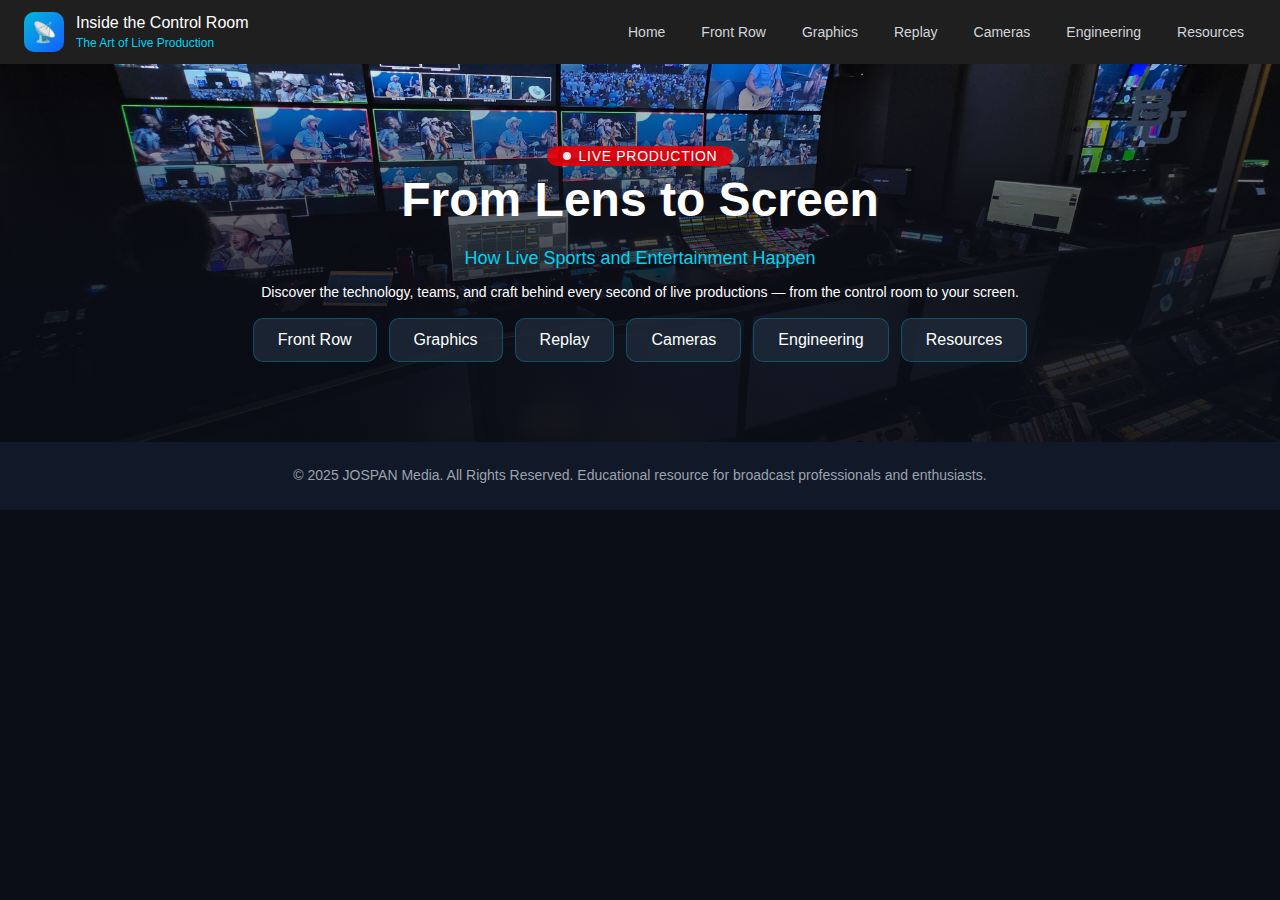
<file: index.html>
<!DOCTYPE html>
<html lang="en">
<head>
    <meta charset="UTF-8">
    <title>Home</title>
    <link rel="stylesheet" href="styles.css">
    <link rel="icon" type="image/x-icon" href="/assets/jospan_media.ico">
</head>
<body>

<!-- Navbar -->
<div class="navbar">
    <div class="brand">
        <div class="brand-icon"><div class="brand-icon-text">📡</div></div>
        <div class="brand-text">
            <div class="title">Inside the Control Room</div>
            <div class="subtitle">The Art of Live Production</div>
        </div>
    </div>
    <div class="nav-links">
        <a href="index.html">Home</a>
        <a href="frontrow.html">Front Row</a>
        <a href="graphics.html">Graphics</a>
        <a href="replay.html">Replay</a>
        <a href="cameras.html">Cameras</a>
        <a href="engineering.html">Engineering</a>
        <a href="resources.html">Resources</a>
    </div>
</div>

<!-- Page Title with Background -->
<div class="page-title" id="home-title">
    <div class="live-badge">
        <div class="live-badge-dot"></div>
        <div class="live-badge-content">
            <div class="live-badge-text">Live Production</div>
        </div>
    </div>
    <h1>From Lens to Screen</h1>
    <p>How Live Sports and Entertainment Happen</p>
    <p>Discover the technology, teams, and craft behind every second of live productions — from the control room to your screen.</p>
    <div class="quick-links">
        <button onclick="location.href='frontrow.html'">Front Row</button>
        <button onclick="location.href='graphics.html'">Graphics</button>
        <button onclick="location.href='replay.html'">Replay</button>
        <button onclick="location.href='cameras.html'">Cameras</button>
        <button onclick="location.href='engineering.html'">Engineering</button>
        <button onclick="location.href='resources.html'">Resources</button>
    </div>
</div>


</div>

<!-- Footer -->
<footer>
    © 2025 JOSPAN Media. All Rights Reserved. Educational resource for broadcast professionals and enthusiasts.
</footer>

</body>
</html>
</file>
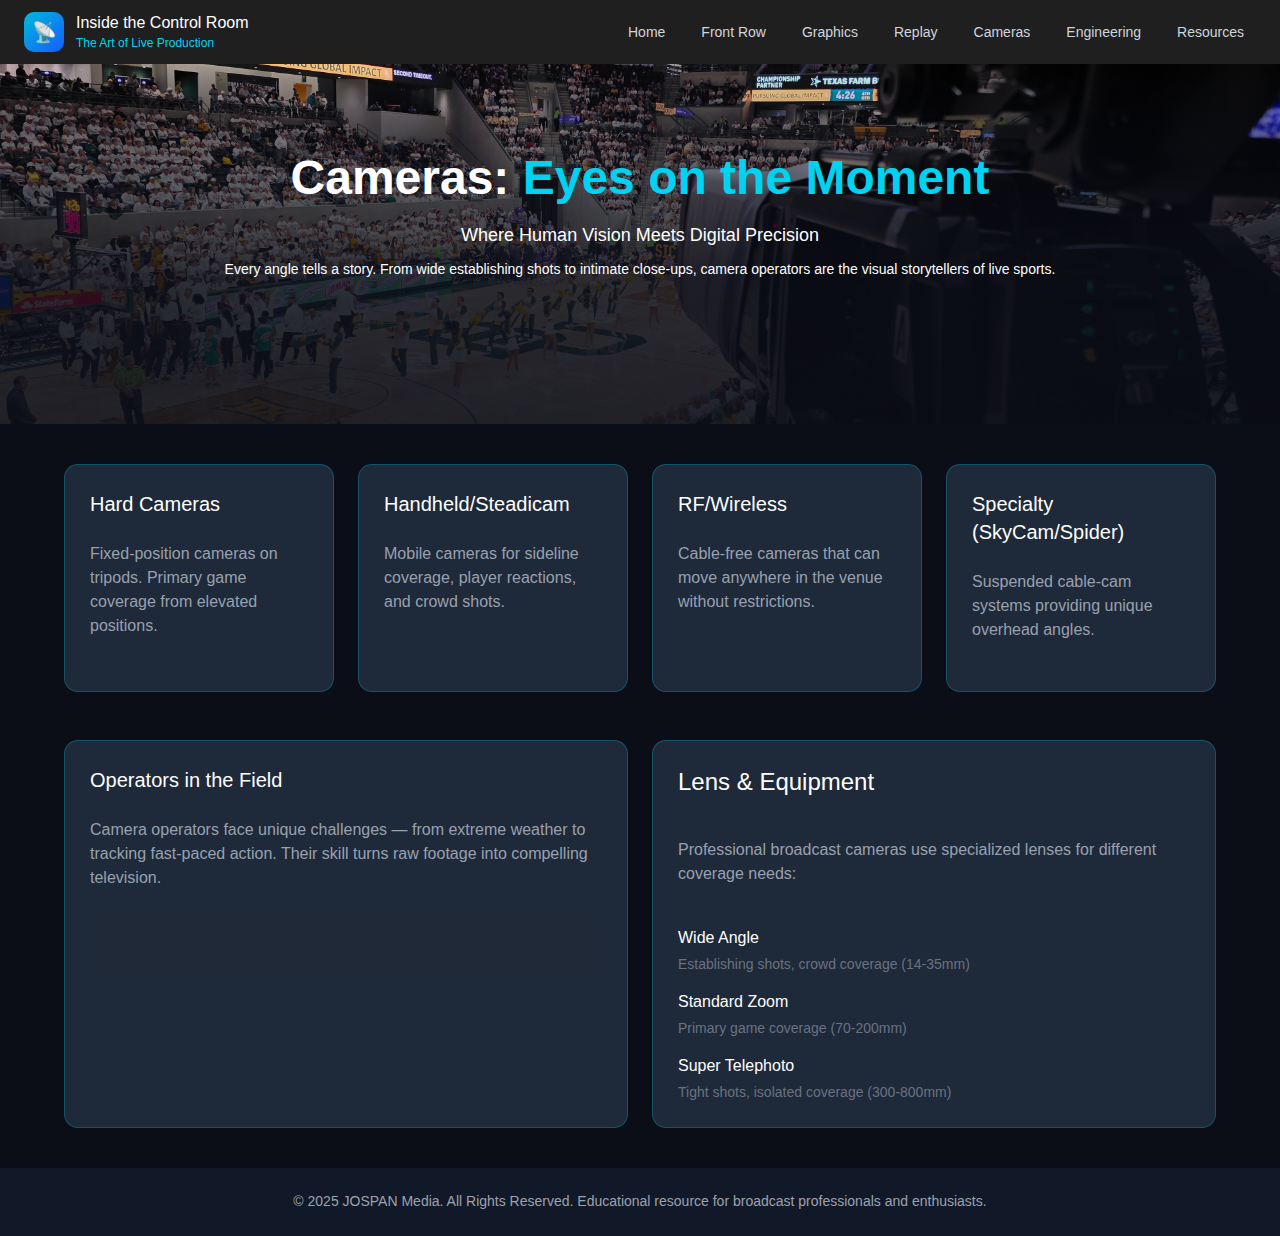
<file: cameras.html>
<!DOCTYPE html>
<html lang="en">
<head>
    <meta charset="UTF-8">
    <title>Cameras</title>
    <link rel="stylesheet" href="styles.css">
    <link rel="icon" type="image/x-icon" href="/assets/jospan_media.ico">
</head>
<body>

<!-- Navbar -->
<div class="navbar">
    <div class="brand">
        <div class="brand-icon"><div class="brand-icon-text">📡</div></div>
        <div class="brand-text">
            <div class="title">Inside the Control Room</div>
            <div class="subtitle">The Art of Live Production</div>
        </div>
    </div>
    <div class="nav-links">
        <a href="index.html">Home</a>
        <a href="frontrow.html">Front Row</a>
        <a href="graphics.html">Graphics</a>
        <a href="replay.html">Replay</a>
        <a href="cameras.html">Cameras</a>
        <a href="engineering.html">Engineering</a>
        <a href="resources.html">Resources</a>
    </div>
</div>

<div class="page-title" id="cameras-title">
    <h1>Cameras: <span class="text-accent">Eyes on the Moment</span></h1>
    <p style="color: white">Where Human Vision Meets Digital Precision</p>
    <p>Every angle tells a story. From wide establishing shots to intimate close-ups, camera operators are the visual storytellers of live sports.</p>
</div>

<!-- Content -->
<div class="content">
    <!-- Camera Types -->
    <div class="feature-cards">
        <div class="feature-card">
            <h3>Hard Cameras</h3>
            <p>Fixed-position cameras on tripods. Primary game coverage from elevated positions.</p>
        </div>

        <div class="feature-card">
            <h3>Handheld/Steadicam</h3>
            <p>Mobile cameras for sideline coverage, player reactions, and crowd shots.</p>
        </div>

        <div class="feature-card">
            <h3>RF/Wireless</h3>
            <p>Cable-free cameras that can move anywhere in the venue without restrictions.</p>
        </div>

        <div class="feature-card">
            <h3>Specialty (SkyCam/Spider)</h3>
            <p>Suspended cable-cam systems providing unique overhead angles.</p>
        </div>
    </div>

    <!-- Operators Section -->
    <div class="feature-cards section-spacing">
        <div class="feature-card" style="flex: 1 1 calc(50% - 12px);">
            <h3>Operators in the Field</h3>
            <p>Camera operators face unique challenges — from extreme weather to tracking fast-paced action. Their skill turns raw footage into compelling television.</p>
            <div class="card" style="margin-top: 24px;">
                <div style="display: flex; gap: 12px; align-items: flex-start; margin-bottom: 12px;">
                </div>
            </div>
        </div>

        <div class="feature-card" style="flex: 1 1 calc(50% - 12px);">
            <h3 style="font-size: 24px; line-height: 32px; margin-bottom: 40px;">Lens & Equipment</h3>
            <p style="margin-bottom: 40px;">Professional broadcast cameras use specialized lenses for different coverage needs:</p>
            
            <div style="display: flex; flex-direction: column; gap: 16px;">
                <div style="display: flex; gap: 12px; align-items: flex-start;">

                    <div>
                        <div style="color: white; font-size: 16px; line-height: 24px; margin-bottom: 4px;">Wide Angle</div>
                        <div style="color: #6A7282; font-size: 14px; line-height: 20px;">Establishing shots, crowd coverage (14-35mm)</div>
                    </div>
                </div>

                <div style="display: flex; gap: 12px; align-items: flex-start;">

                    <div>
                        <div style="color: white; font-size: 16px; line-height: 24px; margin-bottom: 4px;">Standard Zoom</div>
                        <div style="color: #6A7282; font-size: 14px; line-height: 20px;">Primary game coverage (70-200mm)</div>
                    </div>
                </div>

                <div style="display: flex; gap: 12px; align-items: flex-start;">
                    <div>
                        <div style="color: white; font-size: 16px; line-height: 24px; margin-bottom: 4px;">Super Telephoto</div>
                        <div style="color: #6A7282; font-size: 14px; line-height: 20px;">Tight shots, isolated coverage (300-800mm)</div>
                    </div>
                </div>
            </div>
        </div>
    </div>
</div>

<footer>
    © 2025 JOSPAN Media. All Rights Reserved. Educational resource for broadcast professionals and enthusiasts.
</footer>

</body>
</html>
</file>
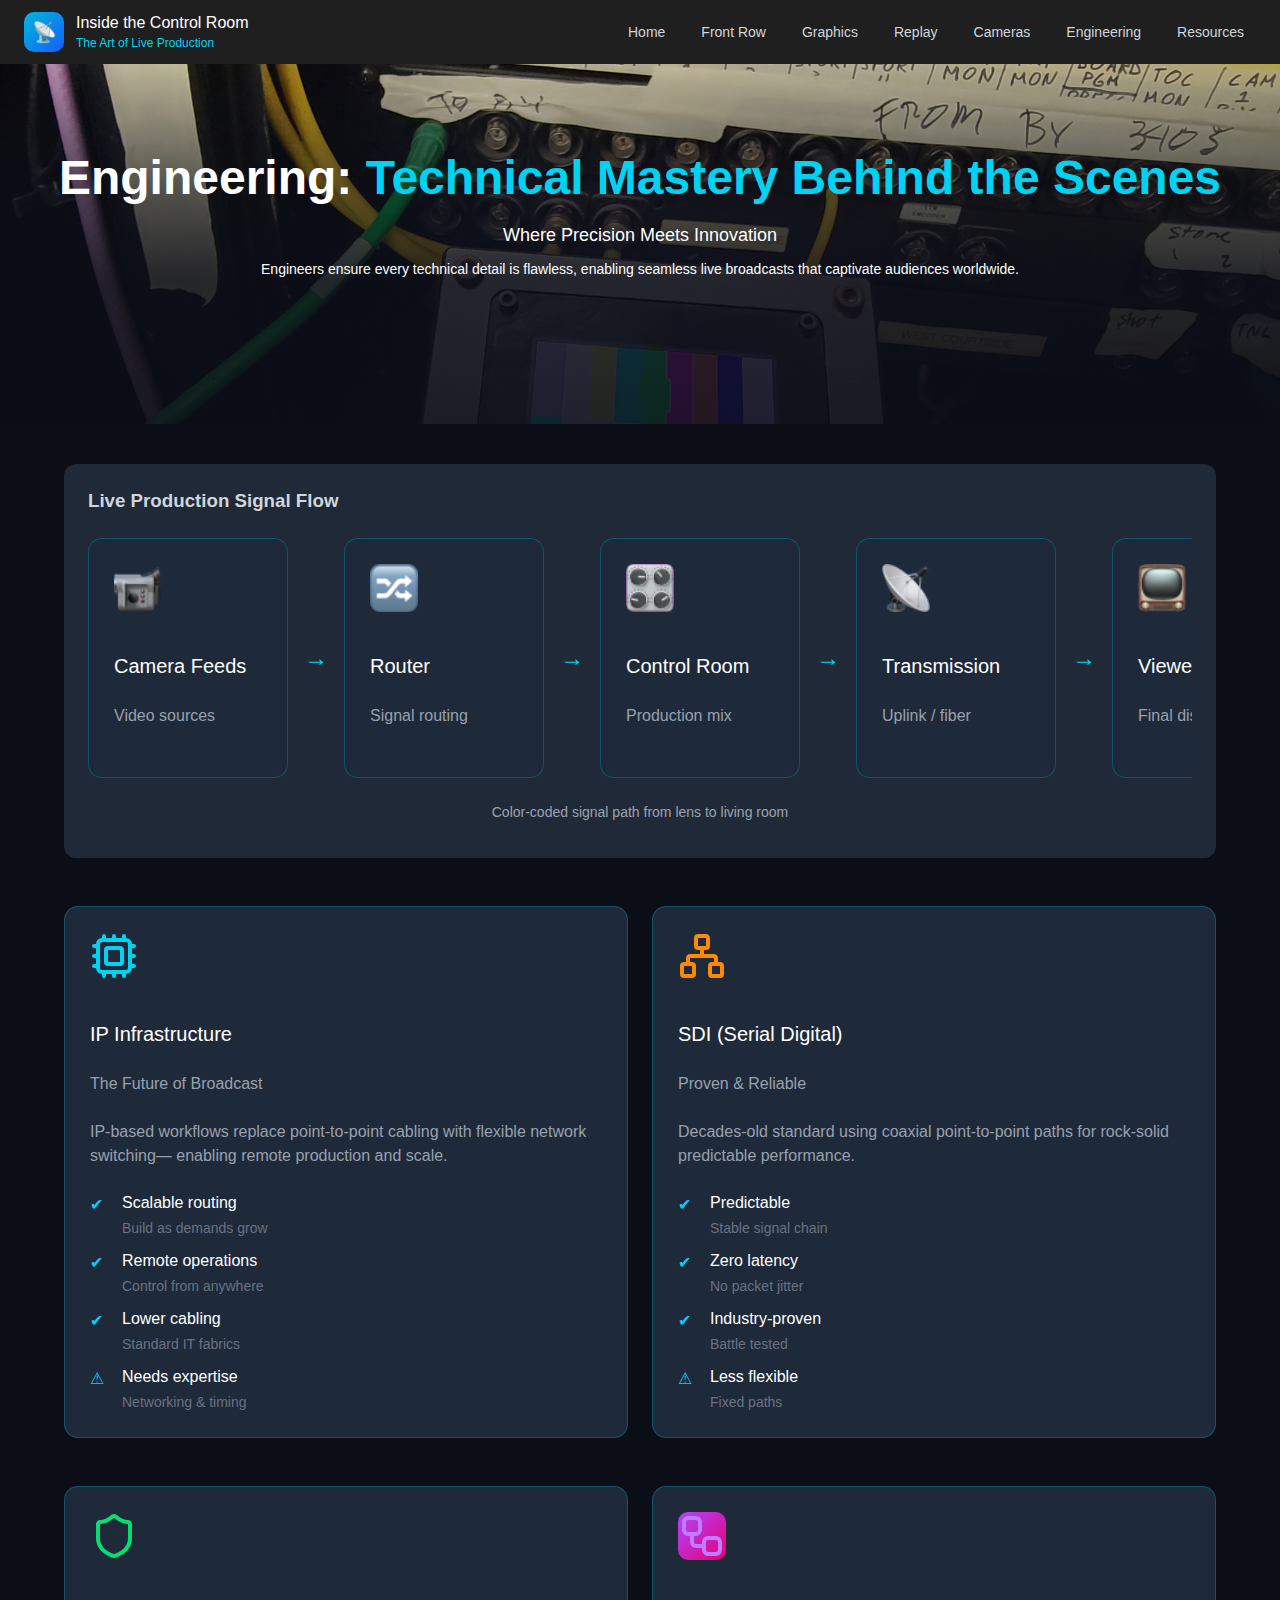
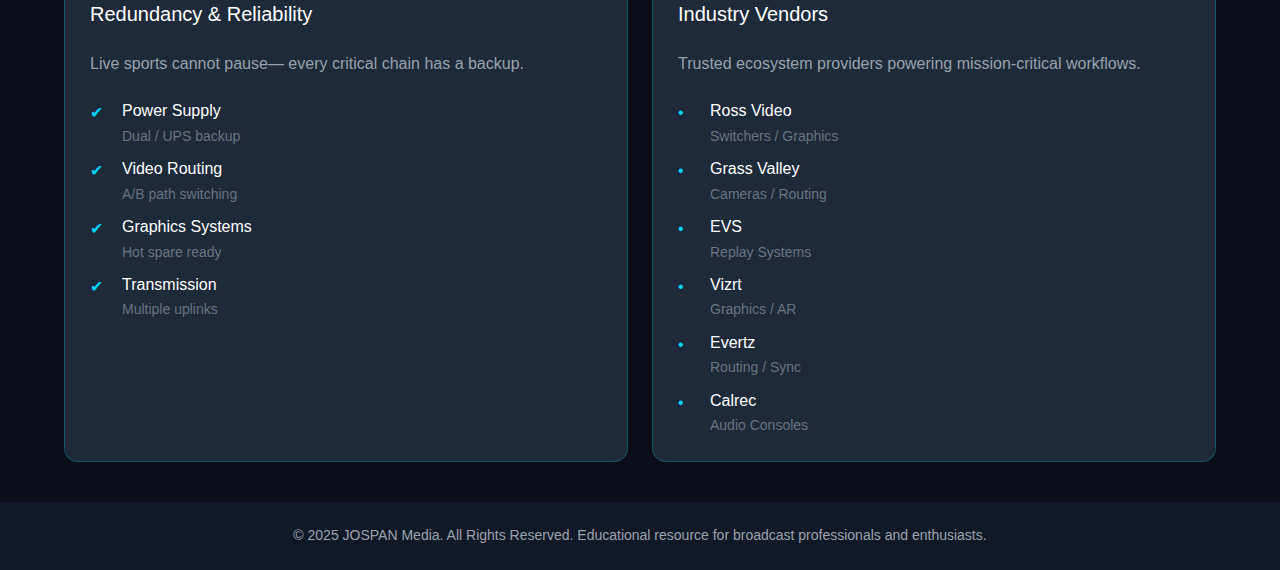
<file: engineering.html>
<!DOCTYPE html>
<html lang="en">
<head>
    <meta charset="UTF-8">
    <title>Engineering</title>
    <link rel="stylesheet" href="styles.css">
    <link rel="icon" type="image/x-icon" href="/assets/jospan_media.ico">
</head>
<body>

<div class="navbar">
    <div class="brand">
        <div class="brand-icon"><div class="brand-icon-text">📡</div></div>
        <div class="brand-text">
            <div class="title">Inside the Control Room</div>
            <div class="subtitle">The Art of Live Production</div>
        </div>
    </div>
    <div class="nav-links">
        <a href="index.html">Home</a>
        <a href="frontrow.html">Front Row</a>
        <a href="graphics.html">Graphics</a>
        <a href="replay.html">Replay</a>
        <a href="cameras.html">Cameras</a>
        <a href="engineering.html">Engineering</a>
        <a href="resources.html">Resources</a>
    </div>
</div>

<div class="page-title" id="engineering-title">
    <h1>Engineering: <span class="text-accent">Technical Mastery Behind the Scenes</span></h1>
    <p style="color: white">Where Precision Meets Innovation</p>
    <p>Engineers ensure every technical detail is flawless, enabling seamless live broadcasts that captivate audiences worldwide.</p>
</div>

<div class="content">

    <div class="card">
        <h3>Live Production Signal Flow</h3>
        <div class="signal-flow">
            <div class="signal-row">
                <div class="feature-card">
                    <div class="feature-card-icon blue">
                        <img src="assets/camera-feeds-icon.png" alt="Camera Feeds Icon" width="48" height="48">
                    </div>
                    <h3>Camera Feeds</h3>
                    <p>Video sources</p>
                </div>
                <div class="signal-arrow">→</div>
                <div class="feature-card">
                    <div class="feature-card-icon orange">
                        <img src="assets/router-icon.png" alt="Router Icon" width="48" height="48">
                    </div>
                    <h3>Router</h3>
                    <p>Signal routing</p>
                </div>
                <div class="signal-arrow">→</div>
                <div class="feature-card">
                    <div class="feature-card-icon purple">
                        <img src="assets/control-room-icon.png" alt="Control Room Icon" width="48" height="48">
                    </div>
                    <h3>Control Room</h3>
                    <p>Production mix</p>
                </div>
                <div class="signal-arrow">→</div>
                <div class="feature-card">
                    <div class="feature-card-icon green">
                        <img src="assets/transmission-icon.png" alt="Transmission Icon" width="48" height="48">
                    </div>
                    <h3>Transmission</h3>
                    <p>Uplink / fiber</p>
                </div>
                <div class="signal-arrow">→</div>
                <div class="feature-card">
                    <div class="feature-card-icon blue">
                        <img src="assets/viewer-icon.png" alt="Viewer Icon" width="48" height="48">
                    </div>
                    <h3>Viewer</h3>
                    <p>Final display</p>
                </div>
            </div>
        </div>
        <p class="subtitle-small" style="margin-top:24px; text-align:center;">Color-coded signal path from lens to living room</p>
    </div>

    <div class="feature-cards section-spacing">
        <div class="feature-card">
            <div class="feature-card-icon blue">
                <img src="assets/ip-infrastructure-icon.svg" alt="IP Infrastructure Icon" width="48" height="48">
            </div>
            <h3>IP Infrastructure</h3>
            <p>The Future of Broadcast</p>
            <p>IP-based workflows replace point-to-point cabling with flexible network switching— enabling remote production and scale.</p>
            <div class="feature-list">
                <div class="feature-list-item">
                    <div class="feature-list-checkmark">✔</div>
                    <div>
                        <div class="feature-list-title">Scalable routing</div>
                        <div class="feature-list-desc">Build as demands grow</div>
                    </div>
                </div>
                <div class="feature-list-item">
                    <div class="feature-list-checkmark">✔</div>
                    <div>
                        <div class="feature-list-title">Remote operations</div>
                        <div class="feature-list-desc">Control from anywhere</div>
                    </div>
                </div>
                <div class="feature-list-item">
                    <div class="feature-list-checkmark">✔</div>
                    <div>
                        <div class="feature-list-title">Lower cabling</div>
                        <div class="feature-list-desc">Standard IT fabrics</div>
                    </div>
                </div>
                <div class="feature-list-item">
                    <div class="feature-list-checkmark">⚠</div>
                    <div>
                        <div class="feature-list-title">Needs expertise</div>
                        <div class="feature-list-desc">Networking & timing</div>
                    </div>
                </div>
            </div>
        </div>

        <div class="feature-card">
            <div class="feature-card-icon orange">
                <img src="assets/sdi-icon.svg" alt="SDI Icon" width="48" height="48">
            </div>
            <h3>SDI (Serial Digital)</h3>
            <p>Proven & Reliable</p>
            <p>Decades-old standard using coaxial point-to-point paths for rock-solid predictable performance.</p>
            <div class="feature-list">
                <div class="feature-list-item">
                    <div class="feature-list-checkmark">✔</div>
                    <div>
                        <div class="feature-list-title">Predictable</div>
                        <div class="feature-list-desc">Stable signal chain</div>
                    </div>
                </div>
                <div class="feature-list-item">
                    <div class="feature-list-checkmark">✔</div>
                    <div>
                        <div class="feature-list-title">Zero latency</div>
                        <div class="feature-list-desc">No packet jitter</div>
                    </div>
                </div>
                <div class="feature-list-item">
                    <div class="feature-list-checkmark">✔</div>
                    <div>
                        <div class="feature-list-title">Industry-proven</div>
                        <div class="feature-list-desc">Battle tested</div>
                    </div>
                </div>
                <div class="feature-list-item">
                    <div class="feature-list-checkmark">⚠</div>
                    <div>
                        <div class="feature-list-title">Less flexible</div>
                        <div class="feature-list-desc">Fixed paths</div>
                    </div>
                </div>
            </div>
        </div>
    </div>

    <div class="feature-cards section-spacing">
        <div class="feature-card">
            <div class="feature-card-icon green">
                <img src="assets/redundancy-icon.svg" alt="Redundancy and Reliability Icon" width="48" height="48">
            </div>
            <h3>Redundancy & Reliability</h3>
            <p>Live sports cannot pause— every critical chain has a backup.</p>
            <div class="feature-list">
                <div class="feature-list-item">
                    <div class="feature-list-checkmark">✔</div>
                    <div>
                        <div class="feature-list-title">Power Supply</div>
                        <div class="feature-list-desc">Dual / UPS backup</div>
                    </div>
                </div>
                <div class="feature-list-item">
                    <div class="feature-list-checkmark">✔</div>
                    <div>
                        <div class="feature-list-title">Video Routing</div>
                        <div class="feature-list-desc">A/B path switching</div>
                    </div>
                </div>
                <div class="feature-list-item">
                    <div class="feature-list-checkmark">✔</div>
                    <div>
                        <div class="feature-list-title">Graphics Systems</div>
                        <div class="feature-list-desc">Hot spare ready</div>
                    </div>
                </div>
                <div class="feature-list-item">
                    <div class="feature-list-checkmark">✔</div>
                    <div>
                        <div class="feature-list-title">Transmission</div>
                        <div class="feature-list-desc">Multiple uplinks</div>
                    </div>
                </div>
            </div>
        </div>
        <div class="feature-card">
            <div class="feature-card-icon purple">
                <img src="assets/vendors-icon.svg" alt="Industry Vendors Icon" width="48" height="48">
            </div>
            <h3>Industry Vendors</h3>
            <p>Trusted ecosystem providers powering mission-critical workflows.</p>
            <div class="feature-list">
                <div class="feature-list-item"><div class="feature-list-checkmark">•</div><div><div class="feature-list-title">Ross Video</div><div class="feature-list-desc">Switchers / Graphics</div></div></div>
                <div class="feature-list-item"><div class="feature-list-checkmark">•</div><div><div class="feature-list-title">Grass Valley</div><div class="feature-list-desc">Cameras / Routing</div></div></div>
                <div class="feature-list-item"><div class="feature-list-checkmark">•</div><div><div class="feature-list-title">EVS</div><div class="feature-list-desc">Replay Systems</div></div></div>
                <div class="feature-list-item"><div class="feature-list-checkmark">•</div><div><div class="feature-list-title">Vizrt</div><div class="feature-list-desc">Graphics / AR</div></div></div>
                <div class="feature-list-item"><div class="feature-list-checkmark">•</div><div><div class="feature-list-title">Evertz</div><div class="feature-list-desc">Routing / Sync</div></div></div>
                <div class="feature-list-item"><div class="feature-list-checkmark">•</div><div><div class="feature-list-title">Calrec</div><div class="feature-list-desc">Audio Consoles</div></div></div>
            </div>
        </div>
    </div>
</div>

<footer>
    © 2025 JOSPAN Media. All Rights Reserved. Educational resource for broadcast professionals and enthusiasts.
</footer>

</body>
</html>
</file>
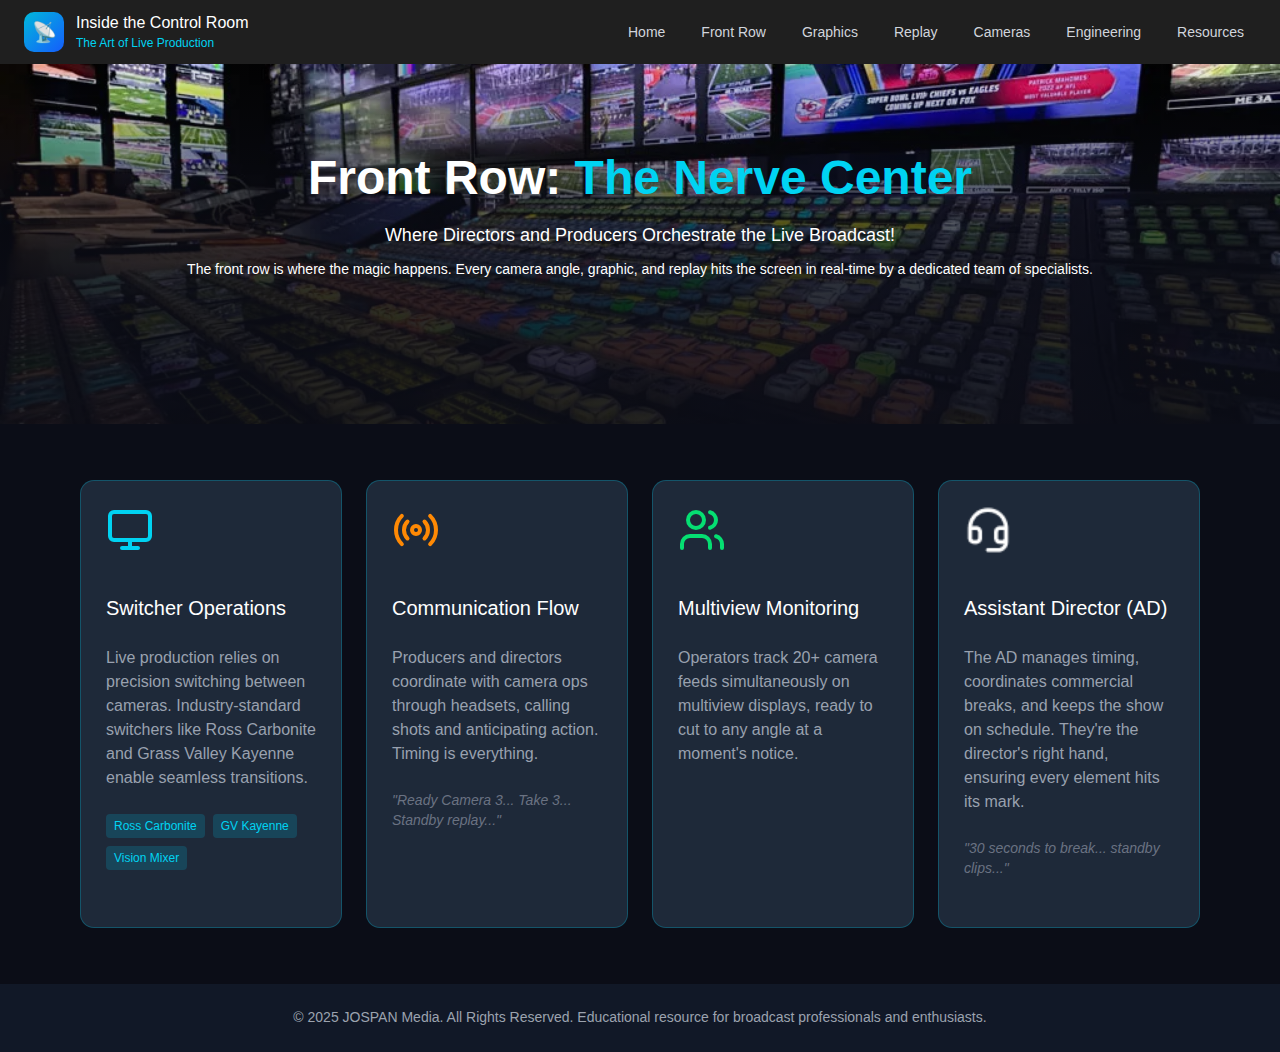
<file: frontrow.html>
<!DOCTYPE html>
<html lang="en">
<head>
    <meta charset="UTF-8">
    <title>Front Row</title>
    <link rel="stylesheet" href="styles.css">
    <link rel="icon" type="image/x-icon" href="/assets/jospan_media.ico">
</head>
<body>

<div class="navbar">
    <div class="brand">
        <div class="brand-icon"><div class="brand-icon-text">📡</div></div>
        <div class="brand-text">
            <div class="title">Inside the Control Room</div>
            <div class="subtitle">The Art of Live Production</div>
        </div>
    </div>
    <div class="nav-links">
        <a href="index.html">Home</a>
        <a href="frontrow.html">Front Row</a>
        <a href="graphics.html">Graphics</a>
        <a href="replay.html">Replay</a>
        <a href="cameras.html">Cameras</a>
        <a href="engineering.html">Engineering</a>
        <a href="resources.html">Resources</a>
    </div>
</div>

<div class="page-title" id="frontrow-title">
    <h1>Front Row: <span style="color: #00D3F2;">The Nerve Center</span></h1>
    <p style="color: white">Where Directors and Producers Orchestrate the Live Broadcast!</p>
    <p>The front row is where the magic happens. Every camera angle, graphic, and replay hits the screen in real-time by a dedicated team of specialists.</p>
</div>

<div class="content">
    <div class="section-header">
        <div class="feature-cards">

            <div class="feature-card">
                <div class="feature-card-icon blue">
                    <img src="assets/switcher-icon.svg" alt="Switcher Operations Icon" width="48" height="48">
                </div>
                <h3>Switcher Operations</h3>
                <p>Live production relies on precision switching between cameras. Industry-standard switchers like Ross Carbonite and Grass Valley Kayenne enable seamless transitions.</p>
                <div class="feature-tags">
                    <span class="feature-tag">Ross Carbonite</span>
                    <span class="feature-tag">GV Kayenne</span>
                    <span class="feature-tag">Vision Mixer</span>
                </div>
            </div>

            <div class="feature-card">
                <div class="feature-card-icon orange">
                    <img src="assets/communication-icon.svg" alt="Communication Flow Icon" width="48" height="48">
                </div>
                <h3>Communication Flow</h3>
                <p>Producers and directors coordinate with camera ops through headsets, calling shots and anticipating action. Timing is everything.</p>
                <p class="quote">"Ready Camera 3... Take 3... Standby replay..."</p>
            </div>

            <div class="feature-card">
                <div class="feature-card-icon green">
                    <img src="assets/multiview-icon.svg" alt="Multiview Monitoring Icon" width="48" height="48">
                </div>
                <h3>Multiview Monitoring</h3>
                <p>Operators track 20+ camera feeds simultaneously on multiview displays, ready to cut to any angle at a moment's notice.</p>
            </div>

            <div class="feature-card">
                <div class="feature-card-icon blue">
                    <img src="assets/ad-icon.png" alt="Assistant Director Icon" width="48" height="48">
                </div>
                <h3>Assistant Director (AD)</h3>
                <p>The AD manages timing, coordinates commercial breaks, and keeps the show on schedule. They're the director's right hand, ensuring every element hits its mark.</p>
                <p class="quote">"30 seconds to break... standby clips..."</p>
            </div>
        </div>
    </div>
</div>

<footer>
    © 2025 JOSPAN Media. All Rights Reserved. Educational resource for broadcast professionals and enthusiasts.
</footer>

</body>
</html>
</file>
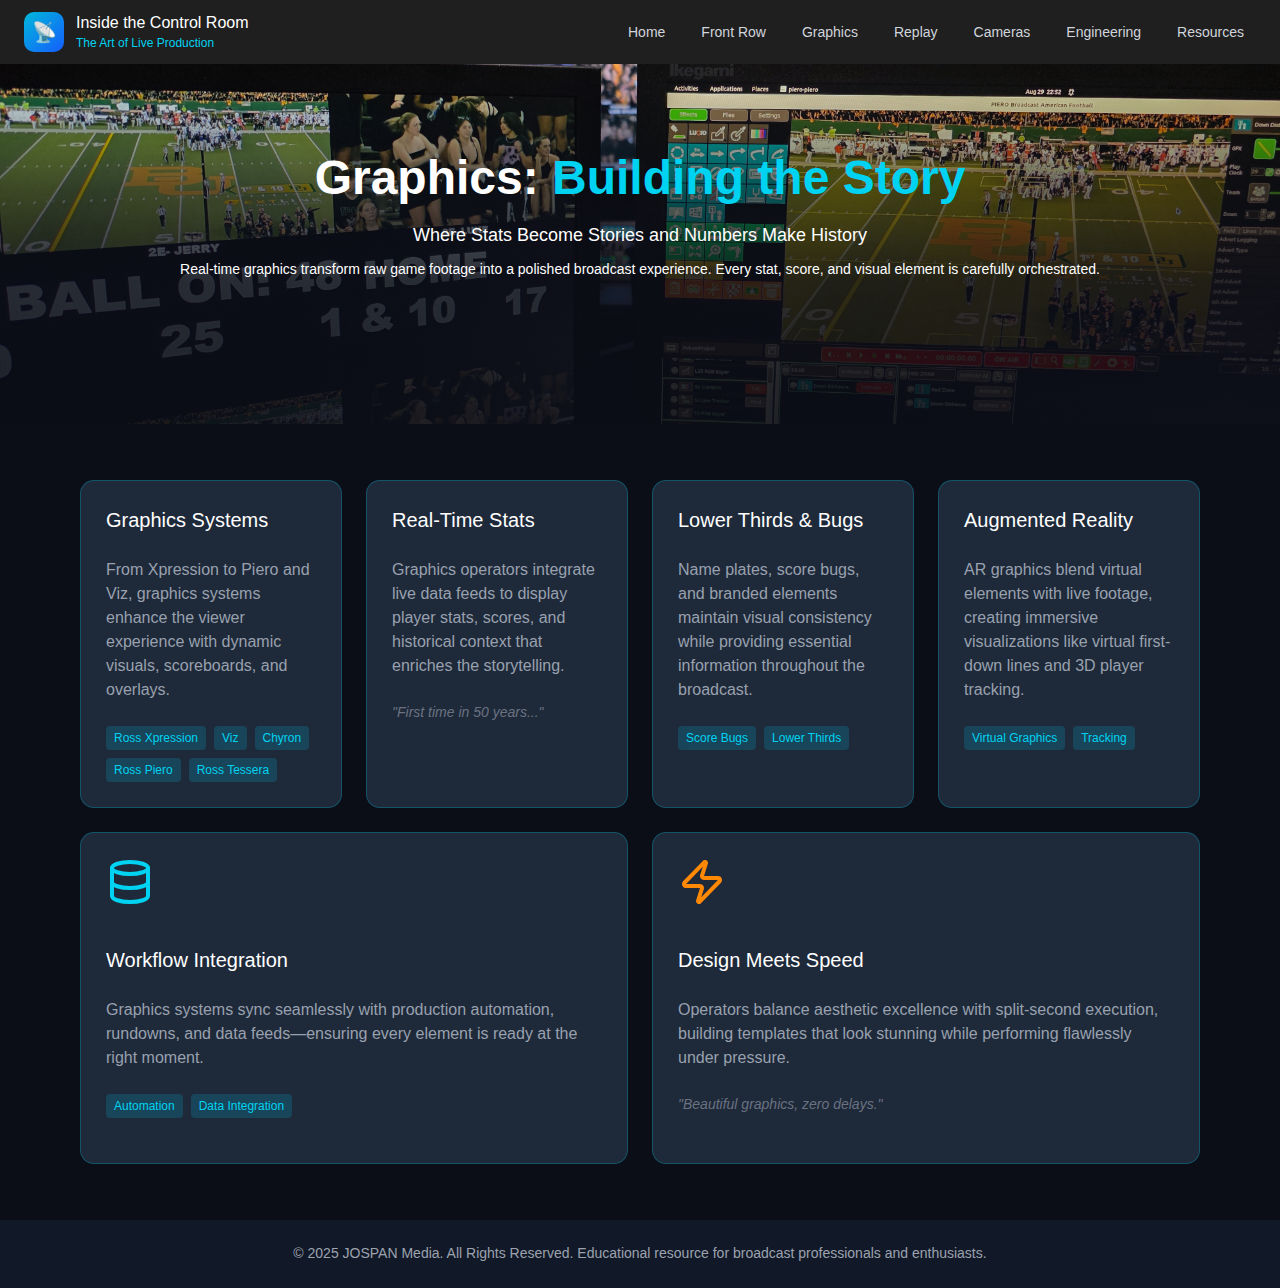
<file: graphics.html>
<!DOCTYPE html>
<html lang="en">
<head>
    <meta charset="UTF-8">
    <title>Graphics</title>
    <link rel="stylesheet" href="styles.css">
    <link rel="icon" type="image/x-icon" href="/assets/jospan_media.ico">
</head>
<body>

<!-- Navbar -->
<div class="navbar">
    <div class="brand">
        <div class="brand-icon"><div class="brand-icon-text">📡</div></div>
        <div class="brand-text">
            <div class="title">Inside the Control Room</div>
            <div class="subtitle">The Art of Live Production</div>
        </div>
    </div>
    <div class="nav-links">
        <a href="index.html">Home</a>
        <a href="frontrow.html">Front Row</a>
        <a href="graphics.html">Graphics</a>
        <a href="replay.html">Replay</a>
        <a href="cameras.html">Cameras</a>
        <a href="engineering.html">Engineering</a>
        <a href="resources.html">Resources</a>
    </div>
</div>


<div class="page-title" id="graphics-title">
    <h1>Graphics: <span style="color: #00D3F2;">Building the Story</span></h1>
    <p style="color: white">Where Stats Become Stories and Numbers Make History</p>
    <p>Real-time graphics transform raw game footage into a polished broadcast experience. Every stat, score, and visual element is carefully orchestrated.</p>
</div>

<!-- Content -->
<div class="content">
    <div class="section-header">
        <div class="feature-cards">
            <!-- Graphics Systems -->
            <div class="feature-card">
                <h3>Graphics Systems</h3>
                <p>From Xpression to Piero and Viz, graphics systems enhance the viewer experience with dynamic visuals, scoreboards, and overlays.</p>
                <div class="feature-tags">
                    <span class="feature-tag">Ross Xpression</span>
                    <span class="feature-tag">Viz</span>
                    <span class="feature-tag">Chyron</span>
                    <span class="feature-tag">Ross Piero</span>
                    <span class="feature-tag">Ross Tessera</span>
                </div>
            </div>

            <!-- Real-Time Stats -->
            <div class="feature-card">
                <h3>Real-Time Stats</h3>
                <p>Graphics operators integrate live data feeds to display player stats, scores, and historical context that enriches the storytelling.</p>
                <p class="quote">"First time in 50 years..."</p>
            </div>

            <!-- Lower Thirds -->
            <div class="feature-card">
                <h3>Lower Thirds & Bugs</h3>
                <p>Name plates, score bugs, and branded elements maintain visual consistency while providing essential information throughout the broadcast.</p>
                <div class="feature-tags">
                    <span class="feature-tag">Score Bugs</span>
                    <span class="feature-tag">Lower Thirds</span>
                </div>
            </div>

            <!-- Augmented Reality -->
            <div class="feature-card">
                <h3>Augmented Reality</h3>
                <p>AR graphics blend virtual elements with live footage, creating immersive visualizations like virtual first-down lines and 3D player tracking.</p>
                <div class="feature-tags">
                    <span class="feature-tag">Virtual Graphics</span>
                    <span class="feature-tag">Tracking</span>
                </div>
            </div>

            <!-- Workflow Integration -->
            <div class="feature-card">
                <div class="feature-card-icon green">
                    <img src="assets/workflow-icon.svg" alt="Workflow Integration Icon" width="48" height="48">
                </div>
                <h3>Workflow Integration</h3>
                <p>Graphics systems sync seamlessly with production automation, rundowns, and data feeds—ensuring every element is ready at the right moment.</p>
                <div class="feature-tags">
                    <span class="feature-tag">Automation</span>
                    <span class="feature-tag">Data Integration</span>
                </div>
            </div>

            <!-- Design Meets Speed -->
            <div class="feature-card">
                <div class="feature-card-icon orange">
                    <img src="assets/design-speed-icon.svg" alt="Design Speed Icon" width="48" height="48">
                </div>
                <h3>Design Meets Speed</h3>
                <p>Operators balance aesthetic excellence with split-second execution, building templates that look stunning while performing flawlessly under pressure.</p>
                <p class="quote">"Beautiful graphics, zero delays."</p>
            </div>
        </div>
    </div>
</div>

<footer>
    © 2025 JOSPAN Media. All Rights Reserved. Educational resource for broadcast professionals and enthusiasts.
</footer>

</body>
</html>
</file>
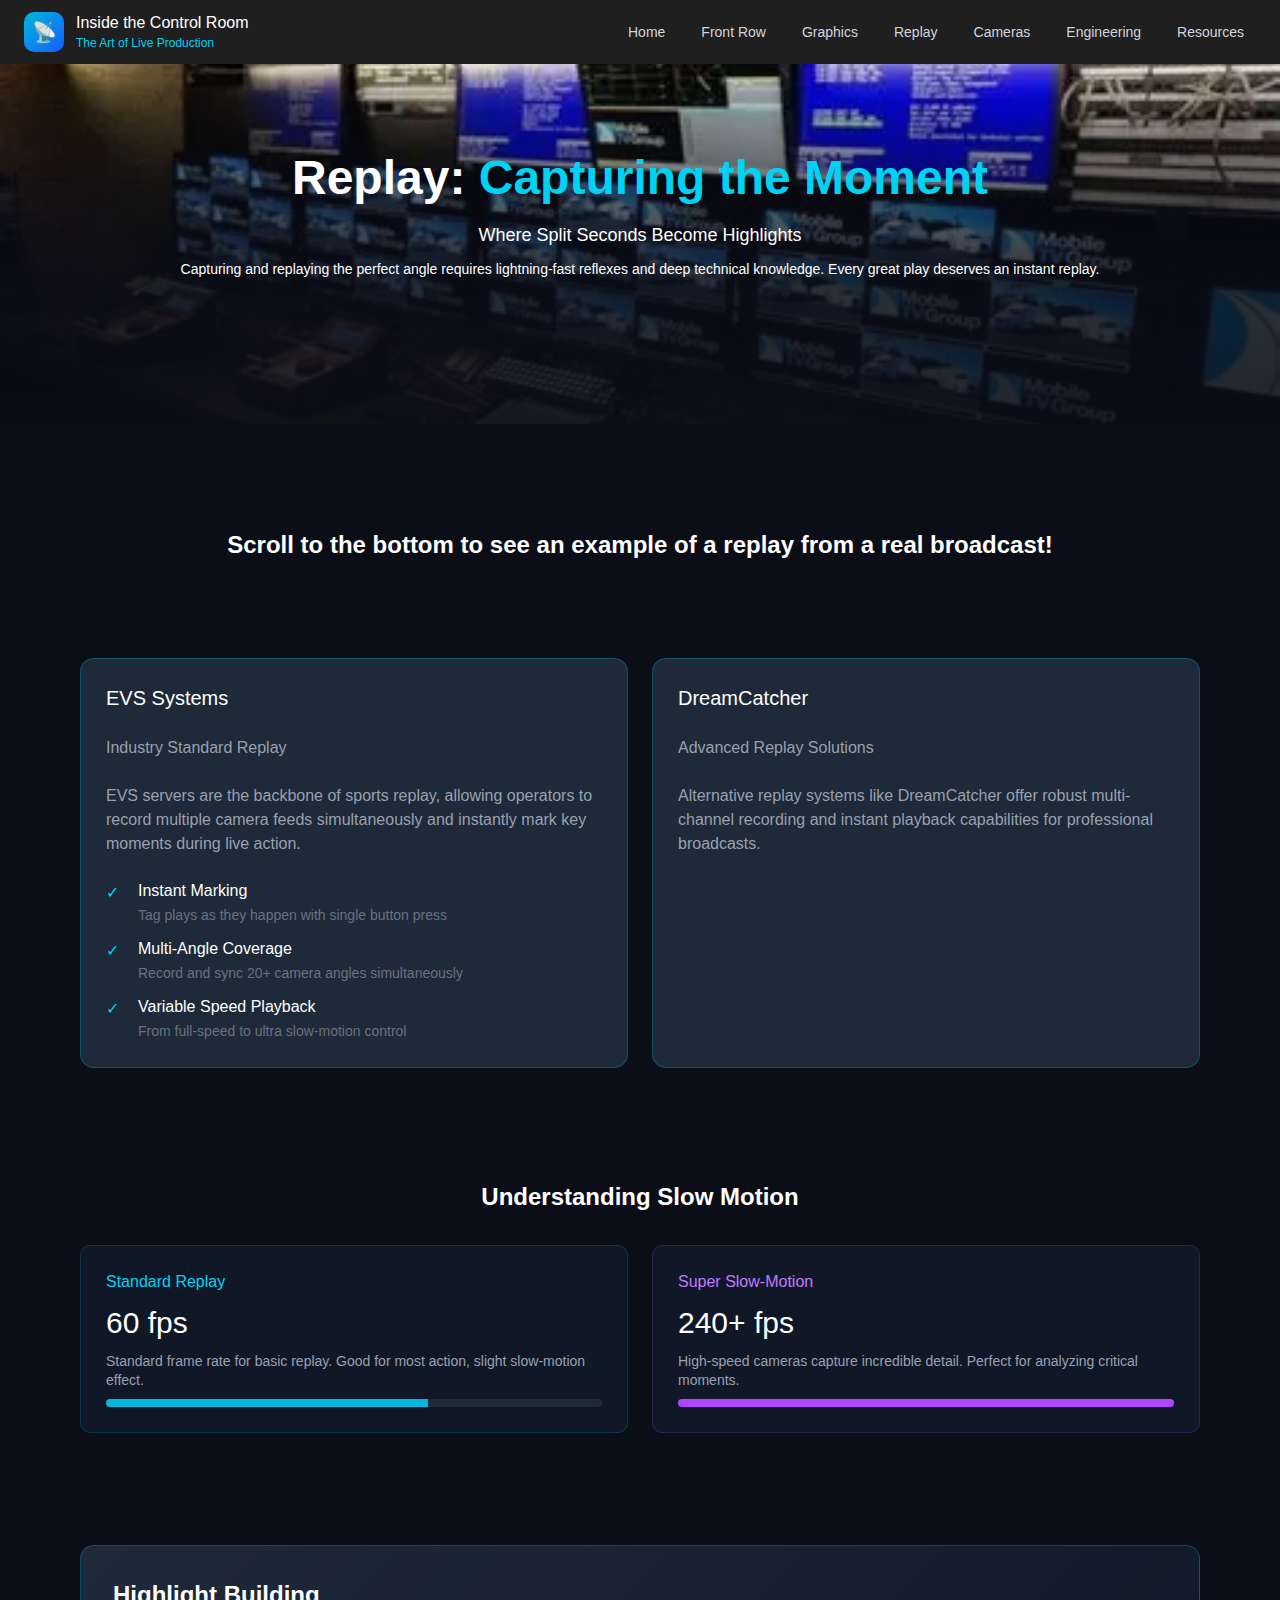
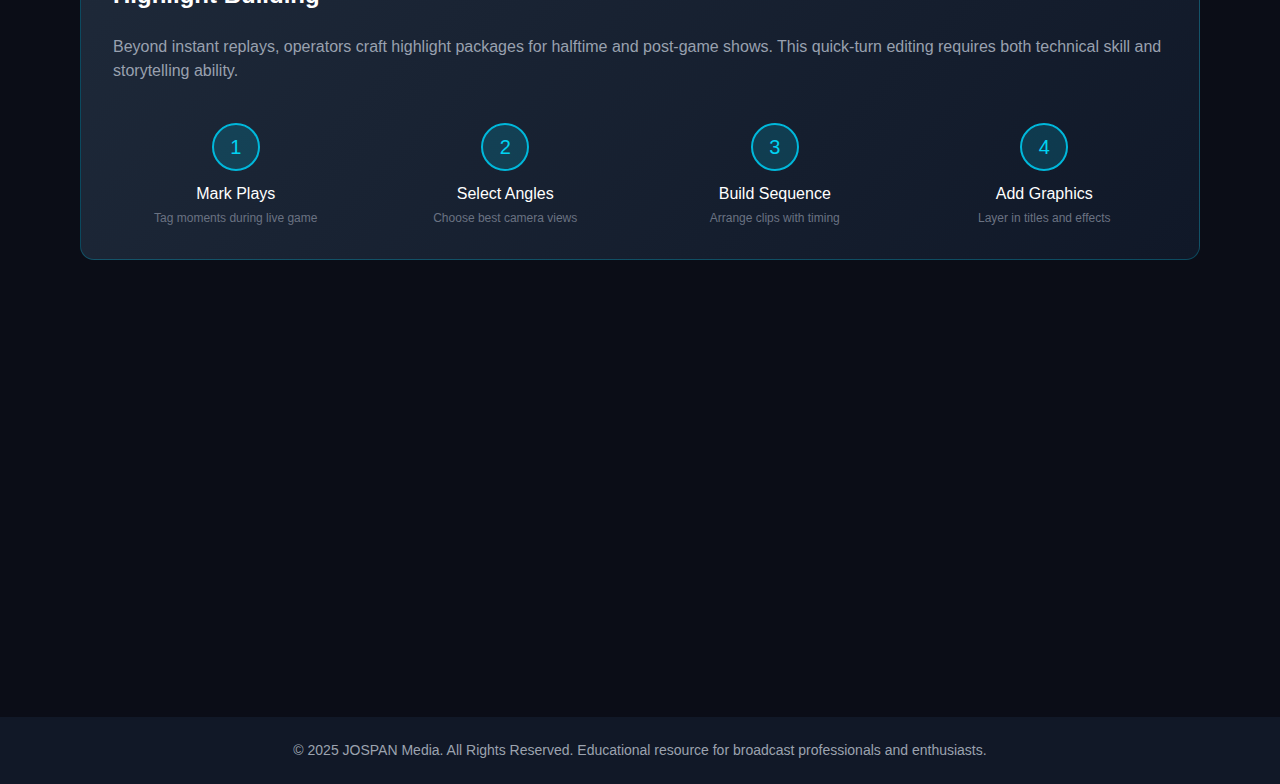
<file: replay.html>
<!DOCTYPE html>
<html lang="en">
<head>
    <meta charset="UTF-8">
    <title>Replay</title>
    <link rel="stylesheet" href="styles.css">
</head>
<body>

<!-- Navbar -->
<div class="navbar">
    <div class="brand">
        <div class="brand-icon"><div class="brand-icon-text">📡</div></div>
        <div class="brand-text">
            <div class="title">Inside the Control Room</div>
            <div class="subtitle">The Art of Live Production</div>
        </div>
    </div>
    <div class="nav-links">
        <a href="index.html">Home</a>
        <a href="frontrow.html">Front Row</a>
        <a href="graphics.html">Graphics</a>
        <a href="replay.html">Replay</a>
        <a href="cameras.html">Cameras</a>
        <a href="engineering.html">Engineering</a>
        <a href="resources.html">Resources</a>
    </div>
</div>
<div class="page-title" id="replay-title">
    <h1>Replay: <span class="text-accent">Capturing the Moment</span></h1>
    <p style="color: white">Where Split Seconds Become Highlights</p>
    <p>Capturing and replaying the perfect angle requires lightning-fast reflexes and deep technical knowledge. Every great play deserves an instant replay.</p>
</div>

<!-- Content -->
<div class="content">
    
    <div class="section-header">
        <!-- EVS Systems and DreamCatcher Row -->
        <div class="section-spacing">
            <h2 class="section-title-center">Scroll to the bottom to see an example of a replay from a real broadcast!</h2>
        </div>
        <div class="feature-cards">
            <!-- EVS Systems -->
            <div class="feature-card">
                <h3>EVS Systems</h3>
                <p class="subtitle-small">Industry Standard Replay</p>
                <p>EVS servers are the backbone of sports replay, allowing operators to record multiple camera feeds simultaneously and instantly mark key moments during live action.</p>
                <div class="feature-list">
                    <div class="feature-list-item">
                        <div class="feature-list-checkmark">✓</div>
                        <div>
                            <div class="feature-list-title">Instant Marking</div>
                            <div class="feature-list-desc">Tag plays as they happen with single button press</div>
                        </div>
                    </div>
                    <div class="feature-list-item">
                        <div class="feature-list-checkmark">✓</div>
                        <div>
                            <div class="feature-list-title">Multi-Angle Coverage</div>
                            <div class="feature-list-desc">Record and sync 20+ camera angles simultaneously</div>
                        </div>
                    </div>
                    <div class="feature-list-item">
                        <div class="feature-list-checkmark">✓</div>
                        <div>
                            <div class="feature-list-title">Variable Speed Playback</div>
                            <div class="feature-list-desc">From full-speed to ultra slow-motion control</div>
                        </div>
                    </div>
                </div>
            </div>

            <!-- DreamCatcher -->
            <div class="feature-card">
                <h3>DreamCatcher</h3>
                <p class="subtitle-small">Advanced Replay Solutions</p>
                <p>Alternative replay systems like DreamCatcher offer robust multi-channel recording and instant playback capabilities for professional broadcasts.</p>
            </div>
        </div>

        <!-- Understanding Slow Motion Row -->
        <div class="section-spacing">
            <h2 class="section-title-center">Understanding Slow Motion</h2>
            <div class="slowmo-grid">
                <!-- Standard Replay -->
                <div class="slowmo-card blue">
                    <div class="slowmo-label blue">Standard Replay</div>
                    <div class="slowmo-fps">60 fps</div>
                    <div class="slowmo-desc">Standard frame rate for basic replay. Good for most action, slight slow-motion effect.</div>
                    <div class="progress-bar">
                        <div class="progress-fill blue"></div>
                    </div>
                </div>

                <!-- Super Slow-Motion -->
                <div class="slowmo-card purple">
                    <div class="slowmo-label purple">Super Slow-Motion</div>
                    <div class="slowmo-fps">240+ fps</div>
                    <div class="slowmo-desc">High-speed cameras capture incredible detail. Perfect for analyzing critical moments.</div>
                    <div class="progress-bar">
                        <div class="progress-fill purple"></div>
                    </div>
                </div>
            </div>
        </div>

        <!-- Highlight Building Row -->
        <div class="highlight-section">
            <h2 class="highlight-title">Highlight Building</h2>
            <p class="highlight-desc">Beyond instant replays, operators craft highlight packages for halftime and post-game shows. This quick-turn editing requires both technical skill and storytelling ability.</p>
            
            <div class="steps-grid">
                <!-- Step 1 -->
                <div class="step-item">
                    <div class="step-badge">
                        <span class="step-number">1</span>
                    </div>
                    <div class="step-title">Mark Plays</div>
                    <div class="step-desc">Tag moments during live game</div>
                </div>

                <!-- Step 2 -->
                <div class="step-item">
                    <div class="step-badge">
                        <span class="step-number">2</span>
                    </div>
                    <div class="step-title">Select Angles</div>
                    <div class="step-desc">Choose best camera views</div>
                </div>

                <!-- Step 3 -->
                <div class="step-item">
                    <div class="step-badge">
                        <span class="step-number">3</span>
                    </div>
                    <div class="step-title">Build Sequence</div>
                    <div class="step-desc">Arrange clips with timing</div>
                </div>

                <!-- Step 4 -->
                <div class="step-item">
                    <div class="step-badge">
                        <span class="step-number">4</span>
                    </div>
                    <div class="step-title">Add Graphics</div>
                    <div class="step-desc">Layer in titles and effects</div>
                </div>
            </div>
        </div>
    </div>
</div>
<div style="text-align: center; padding: 40px 0;">
    <iframe width="560" height="315" src="https://www.youtube.com/embed/VRJMaYf1Bos?si=z7sS_k9SoTCHYonT" title="YouTube video player" frameborder="0" allow="accelerometer; autoplay; clipboard-write; encrypted-media; gyroscope; picture-in-picture; web-share" referrerpolicy="strict-origin-when-cross-origin" allowfullscreen></iframe>
</div>
<footer>
    © 2025 JOSPAN Media. All Rights Reserved. Educational resource for broadcast professionals and enthusiasts.
</footer>

</body>
</html>
</file>
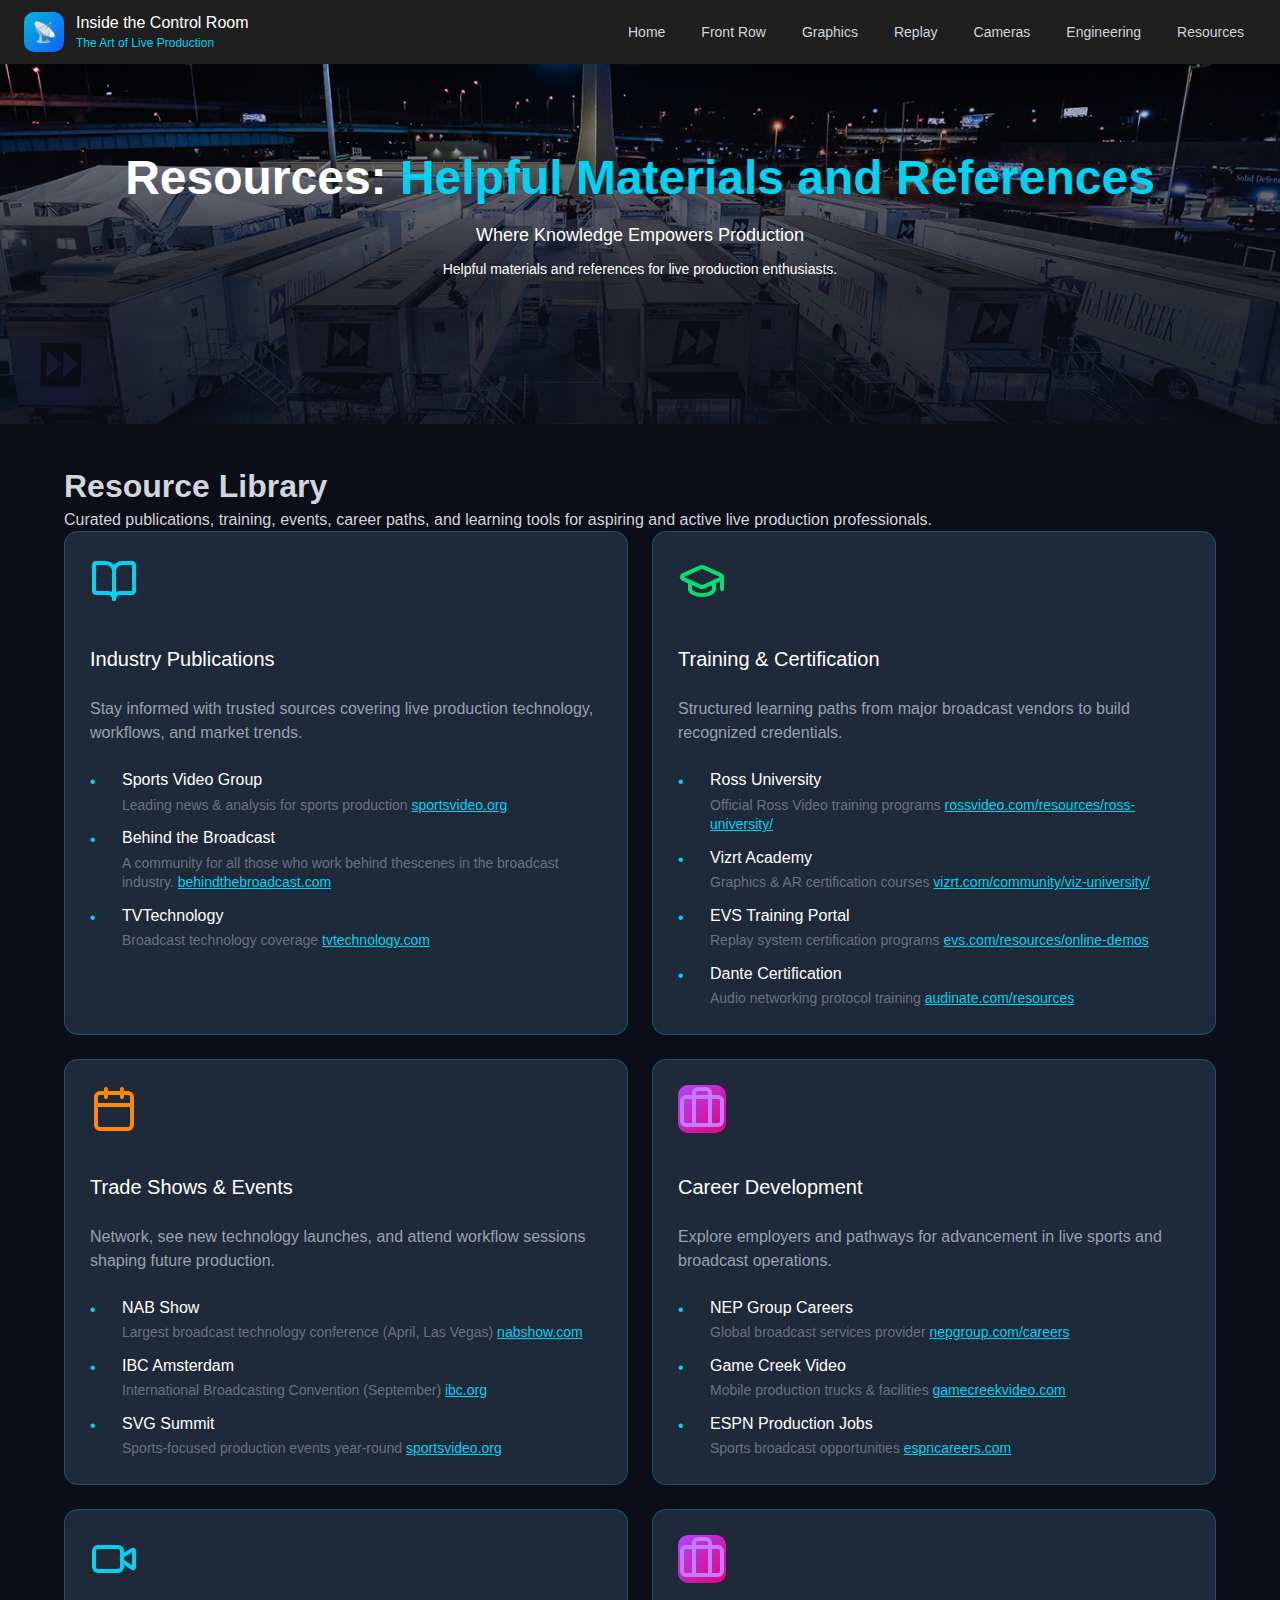
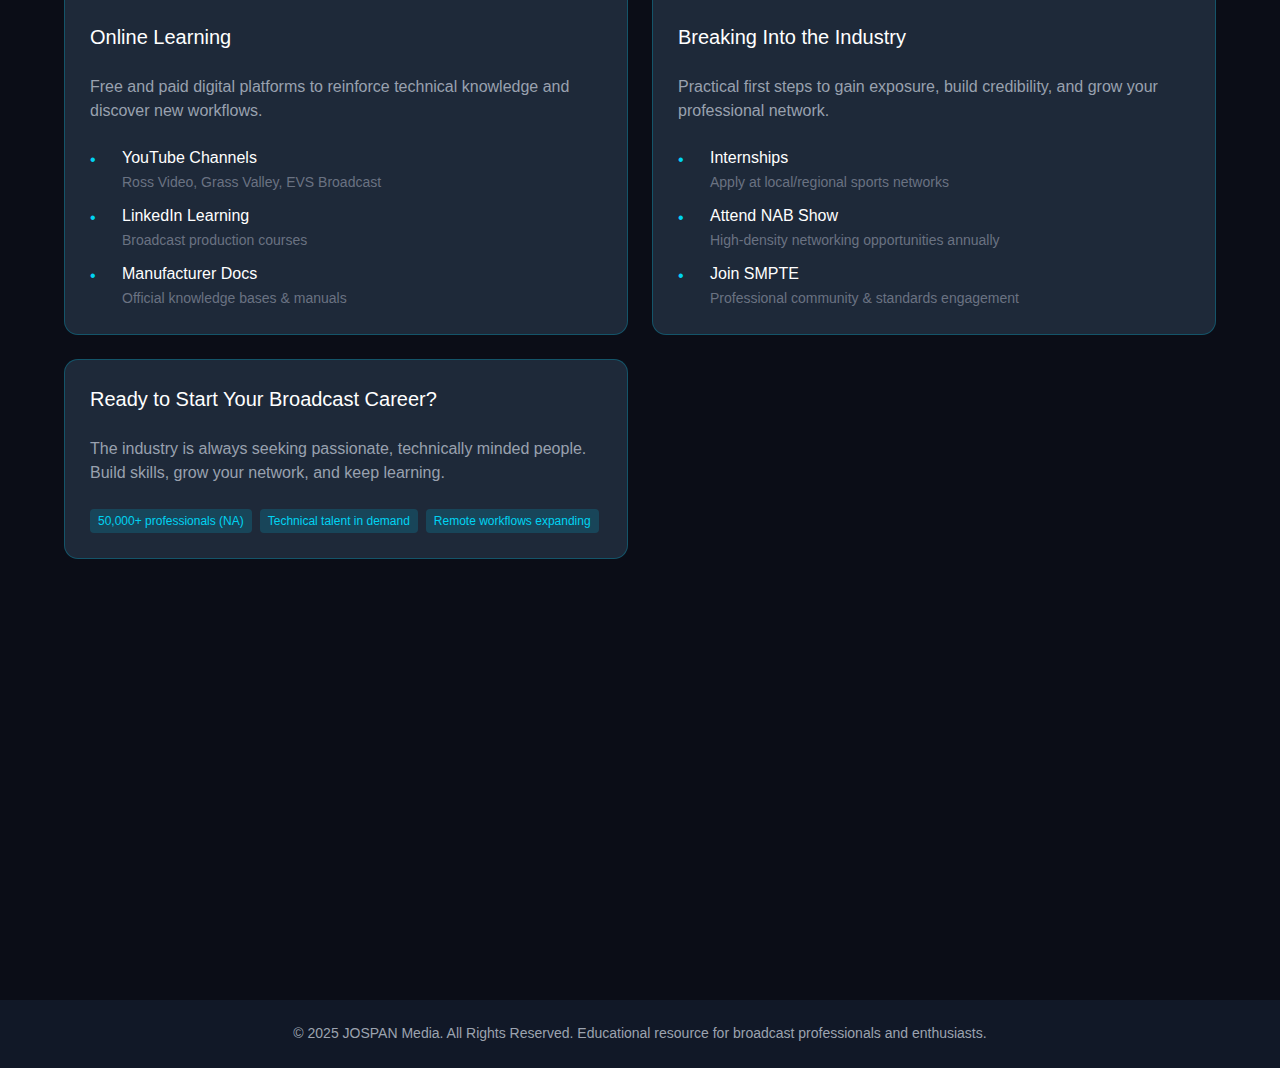
<file: resources.html>
<!DOCTYPE html>
<html lang="en">
<head>
    <meta charset="UTF-8">
    <title>Resources</title>
    <link rel="stylesheet" href="styles.css">
    <link rel="icon" type="image/x-icon" href="/assets/jospan_media.ico">
</head>
<body>

<div class="navbar">
    <div class="brand">
        <div class="brand-icon"><div class="brand-icon-text">📡</div></div>
        <div class="brand-text">
            <div class="title">Inside the Control Room</div>
            <div class="subtitle">The Art of Live Production</div>
        </div>
    </div>
    <div class="nav-links">
        <a href="index.html">Home</a>
        <a href="frontrow.html">Front Row</a>
        <a href="graphics.html">Graphics</a>
        <a href="replay.html">Replay</a>
        <a href="cameras.html">Cameras</a>
        <a href="engineering.html">Engineering</a>
        <a href="resources.html">Resources</a>
    </div>
</div>
<div class="page-title" id="resources-title">
    <h1>Resources: <span class="text-accent">Helpful Materials and References</span></h1>
    <p style="color: white">Where Knowledge Empowers Production</p>
    <p>Helpful materials and references for live production enthusiasts.</p>
</div>

<div class="content">
    <h1 class="section-title">Resource Library</h1>
    <p class="section-subtitle">Curated publications, training, events, career paths, and learning tools for aspiring and active live production professionals.</p>

    <div class="feature-cards">

        <div class="feature-card" style="flex:1 1 calc(50% - 12px); max-width:calc(50% - 12px);">
            <div class="feature-card-icon blue"><img src="assets/resources-publications-icon.svg" alt="Publications Icon" width="48" height="48"></div>
            <h3>Industry Publications</h3>
            <p>Stay informed with trusted sources covering live production technology, workflows, and market trends.</p>
            <div class="feature-list">
                <div class="feature-list-item">
                    <div class="feature-list-checkmark">•</div>
                    <div>
                        <div class="feature-list-title">Sports Video Group</div>
                        <div class="feature-list-desc">Leading news & analysis for sports production <a href="https://www.sportsvideo.org" target="_blank" class="text-accent">sportsvideo.org</a></div>
                    </div>
                </div>
                <div class="feature-list-item">
                    <div class="feature-list-checkmark">•</div>
                    <div>
                        <div class="feature-list-title">Behind the Broadcast</div>
                        <div class="feature-list-desc">A community for all those who work behind thescenes in the broadcast industry. <a href="https://behindthebroadcast.com/" target="_blank" class="text-accent">behindthebroadcast.com</a></div>
                    </div>
                </div>
                <div class="feature-list-item">
                    <div class="feature-list-checkmark">•</div>
                    <div>
                        <div class="feature-list-title">TVTechnology</div>
                        <div class="feature-list-desc">Broadcast technology coverage <a href="https://www.tvtechnology.com" target="_blank" class="text-accent">tvtechnology.com</a></div>
                    </div>
                </div>
            </div>
        </div>

        <div class="feature-card" style="flex:1 1 calc(50% - 12px); max-width:calc(50% - 12px);">
            <div class="feature-card-icon green"><img src="assets/resources-training-icon.svg" alt="Training Icon" width="48" height="48"></div>
            <h3>Training & Certification</h3>
            <p>Structured learning paths from major broadcast vendors to build recognized credentials.</p>
            <div class="feature-list">
                <div class="feature-list-item">
                    <div class="feature-list-checkmark">•</div>
                    <div>
                        <div class="feature-list-title">Ross University</div>
                        <div class="feature-list-desc">Official Ross Video training programs <a href="https://www.rossvideo.com/resources/ross-university/" target="_blank" class="text-accent">rossvideo.com/resources/ross-university/</a></div>
                    </div>
                </div>
                <div class="feature-list-item">
                    <div class="feature-list-checkmark">•</div>
                    <div>
                        <div class="feature-list-title">Vizrt Academy</div>
                        <div class="feature-list-desc">Graphics & AR certification courses <a href="https://www.vizrt.com/community/viz-university/" target="_blank" class="text-accent">vizrt.com/community/viz-university/</a></div>
                    </div>
                </div>
                <div class="feature-list-item">
                    <div class="feature-list-checkmark">•</div>
                    <div>
                        <div class="feature-list-title">EVS Training Portal</div>
                        <div class="feature-list-desc">Replay system certification programs <a href="https://www.evs.com/resources/online-demos" target="_blank" class="text-accent">evs.com/resources/online-demos</a></div>
                    </div>
                </div>
                <div class="feature-list-item">
                    <div class="feature-list-checkmark">•</div>
                    <div>
                        <div class="feature-list-title">Dante Certification</div>
                        <div class="feature-list-desc">Audio networking protocol training <a href="https://www.audinate.com/resources" target="_blank" class="text-accent">audinate.com/resources</a></div>
                    </div>
                </div>
            </div>
        </div>

        <div class="feature-card" style="flex:1 1 calc(50% - 12px); max-width:calc(50% - 12px);">
            <div class="feature-card-icon orange"><img src="assets/resources-events-icon.svg" alt="Events Icon" width="48" height="48"></div>
            <h3>Trade Shows & Events</h3>
            <p>Network, see new technology launches, and attend workflow sessions shaping future production.</p>
            <div class="feature-list">
                <div class="feature-list-item">
                    <div class="feature-list-checkmark">•</div>
                    <div>
                        <div class="feature-list-title">NAB Show</div>
                        <div class="feature-list-desc">Largest broadcast technology conference (April, Las Vegas) <a href="https://www.nabshow.com" target="_blank" class="text-accent">nabshow.com</a></div>
                    </div>
                </div>
                <div class="feature-list-item">
                    <div class="feature-list-checkmark">•</div>
                    <div>
                        <div class="feature-list-title">IBC Amsterdam</div>
                        <div class="feature-list-desc">International Broadcasting Convention (September) <a href="https://www.ibc.org" target="_blank" class="text-accent">ibc.org</a></div>
                    </div>
                </div>
                <div class="feature-list-item">
                    <div class="feature-list-checkmark">•</div>
                    <div>
                        <div class="feature-list-title">SVG Summit</div>
                        <div class="feature-list-desc">Sports-focused production events year-round <a href="https://www.sportsvideo.org" target="_blank" class="text-accent">sportsvideo.org</a></div>
                    </div>
                </div>
            </div>
        </div>

        <div class="feature-card" style="flex:1 1 calc(50% - 12px); max-width:calc(50% - 12px);">
            <div class="feature-card-icon purple"><img src="assets/resources-career-icon.svg" alt="Career Icon" width="48" height="48"></div>
            <h3>Career Development</h3>
            <p>Explore employers and pathways for advancement in live sports and broadcast operations.</p>
            <div class="feature-list">
                <div class="feature-list-item">
                    <div class="feature-list-checkmark">•</div>
                    <div>
                        <div class="feature-list-title">NEP Group Careers</div>
                        <div class="feature-list-desc">Global broadcast services provider <a href="https://www.nepgroup.com/careers" target="_blank" class="text-accent">nepgroup.com/careers</a></div>
                    </div>
                </div>
                <div class="feature-list-item">
                    <div class="feature-list-checkmark">•</div>
                    <div>
                        <div class="feature-list-title">Game Creek Video</div>
                        <div class="feature-list-desc">Mobile production trucks & facilities <a href="https://www.gamecreekvideo.com" target="_blank" class="text-accent">gamecreekvideo.com</a></div>
                    </div>
                </div>
                <div class="feature-list-item">
                    <div class="feature-list-checkmark">•</div>
                    <div>
                        <div class="feature-list-title">ESPN Production Jobs</div>
                        <div class="feature-list-desc">Sports broadcast opportunities <a href="https://www.espncareers.com" target="_blank" class="text-accent">espncareers.com</a></div>
                    </div>
                </div>
            </div>
        </div>

        <div class="feature-card" style="flex:1 1 calc(50% - 12px); max-width:calc(50% - 12px);">
            <div class="feature-card-icon blue"><img src="assets/resources-online-icon.svg" alt="Online Learning Icon" width="48" height="48"></div>
            <h3>Online Learning</h3>
            <p>Free and paid digital platforms to reinforce technical knowledge and discover new workflows.</p>
            <div class="feature-list">
                <div class="feature-list-item">
                    <div class="feature-list-checkmark">•</div>
                    <div>
                        <div class="feature-list-title">YouTube Channels</div>
                        <div class="feature-list-desc">Ross Video, Grass Valley, EVS Broadcast</div>
                    </div>
                </div>
                <div class="feature-list-item">
                    <div class="feature-list-checkmark">•</div>
                    <div>
                        <div class="feature-list-title">LinkedIn Learning</div>
                        <div class="feature-list-desc">Broadcast production courses</div>
                    </div>
                </div>
                <div class="feature-list-item">
                    <div class="feature-list-checkmark">•</div>
                    <div>
                        <div class="feature-list-title">Manufacturer Docs</div>
                        <div class="feature-list-desc">Official knowledge bases & manuals</div>
                    </div>
                </div>
            </div>
        </div>

        <div class="feature-card" style="flex:1 1 calc(50% - 12px); max-width:calc(50% - 12px);">
            <div class="feature-card-icon purple"><img src="assets/resources-entry-icon.svg" alt="Entry Icon" width="48" height="48"></div>
            <h3>Breaking Into the Industry</h3>
            <p>Practical first steps to gain exposure, build credibility, and grow your professional network.</p>
            <div class="feature-list">
                <div class="feature-list-item">
                    <div class="feature-list-checkmark">•</div>
                    <div>
                        <div class="feature-list-title">Internships</div>
                        <div class="feature-list-desc">Apply at local/regional sports networks</div>
                    </div>
                </div>
                <div class="feature-list-item">
                    <div class="feature-list-checkmark">•</div>
                    <div>
                        <div class="feature-list-title">Attend NAB Show</div>
                        <div class="feature-list-desc">High-density networking opportunities annually</div>
                    </div>
                </div>
                <div class="feature-list-item">
                    <div class="feature-list-checkmark">•</div>
                    <div>
                        <div class="feature-list-title">Join SMPTE</div>
                        <div class="feature-list-desc">Professional community & standards engagement</div>
                    </div>
                </div>
            </div>
        </div>

        <div class="feature-card" style="flex:1 1 calc(50% - 12px); max-width:calc(50% - 12px);">
            <h3>Ready to Start Your Broadcast Career?</h3>
            <p>The industry is always seeking passionate, technically minded people. Build skills, grow your network, and keep learning.</p>
            <div class="feature-tags">
                <div class="feature-tag">50,000+ professionals (NA)</div>
                <div class="feature-tag">Technical talent in demand</div>
                <div class="feature-tag">Remote workflows expanding</div>
            </div>
        </div>
    </div>
</div>
<div style="text-align: center; padding: 40px 0;">
    <iframe width="560" height="315" src="https://www.youtube.com/embed/foqvR3QDGoI?si=7FgeBTREorlcHMup" title="YouTube video player" frameborder="0" allow="accelerometer; autoplay; clipboard-write; encrypted-media; gyroscope; picture-in-picture; web-share" referrerpolicy="strict-origin-when-cross-origin" allowfullscreen></iframe>
    <script type="text/javascript" src="https://form.jotform.com/jsform/252776051047154"></script>
</div>
<footer>
    © 2025 JOSPAN Media. All Rights Reserved. Educational resource for broadcast professionals and enthusiasts.
</footer>
</body>
</html>
</file>
<file: styles.css>
/* General Reset */
* {
    margin: 0;
    padding: 0;
    box-sizing: border-box;
    font-family: Arimo, sans-serif;
}

body {
    background-color: #0B0D17;
    color: #D1D5DC;
    line-height: 1.4;
}

/* Navbar */
.navbar, header {
    width: 100%;
    display: flex;
    justify-content: space-between;
    align-items: center;
    padding: 12px 24px;
    background-color: #1F1F1F;
}

.brand, .logo {
    display: flex;
    align-items: center;
    gap: 12px;
}

.brand-icon, .logo-icon {
    width: 40px;
    height: 40px;
    background: linear-gradient(135deg, #00B8DB 0%, #155DFC 100%);
    border-radius: 10px;
    display: flex;
    justify-content: center;
    align-items: center;
    font-size: 20px;
    color: white;
}

.brand-text, .logo-text {
    display: flex;
    flex-direction: column;
    justify-content: center;
}

.brand-text .title, .logo-text div:first-child {
    color: white;
    font-size: 16px;
    font-weight: 400;
}

.brand-text .subtitle, .logo-text div:last-child {
    color: #00D3F2;
    font-size: 12px;
    font-weight: 400;
}

/* Nav Links */
.nav-links {
    display: flex;
    gap: 12px;
}

.nav-links a {
    color: #D1D5DC;
    text-decoration: none;
    font-size: 14px;
    line-height: 20px;
    padding: 6px 12px;
}

.nav-links a:hover {
    color: #00D3F2;
}

/* Section Titles */
.page-title {
    padding: 80px 20px;
    color: white;
    text-align: center;
    background-size: cover;
    background-position: center;
    background-repeat: no-repeat;
    position: relative;
    min-height: 360px;
}

.page-title::before {
    content: "";
    position: absolute;
    top: 0;
    left: 0;
    width: 100%;
    height: 100%;
    background: linear-gradient(
        to bottom,
        rgba(11, 13, 23, 0.04) 0%,
        rgba(11, 13, 23, 0.60) 35%,
        rgba(11, 13, 23, 0.85) 60%,
        rgba(11, 13, 23, 0.90) 100%
    );
    z-index: 0;
    pointer-events: none;
}

.page-title h1 {
    position: relative;
    z-index: 1;
    font-size: 48px;
    font-weight: bold;
    color: white;
}

.page-title p:first-of-type {
    position: relative;
    z-index: 1;
    color: #00D3F2;
    font-size: 18px;
    margin-top: 12px;
}

.page-title p:last-of-type {
    position: relative;
    z-index: 1;
    color: white;
    font-size: 14px;
    margin-top: 12px;
}

#home-title {
    background-image: url('assets/home-bg.jpg');
}

#frontrow-title {
    background-image: url('assets/frontrow-bg.jpg');
}

#graphics-title {
    background-image: url('assets/graphics-bg.jpg');
}

#replay-title {
    background-image: url('assets/replay-bg.jpg');
}

#cameras-title {
    background-image: url('assets/cameras-bg.jpg');
}

#engineering-title {
    background-image: url('assets/engineering-bg.jpg');
}

#resources-title {
    background-image: url('assets/resources-bg.png') 
}

/* Content containers */
.content {
    padding: 40px 24px;
    max-width: 1200px;
    margin: 0 auto;
}

.card {
    background-color: #1F2937;
    padding: 24px;
    border-radius: 12px;
    margin-bottom: 24px;
}

.card h3 {
    color: #D1D5DC;
    margin-bottom: 12px;
}

.card p {
    color: #9CA3AF;
    font-size: 14px;
    line-height: 20px;
}

/* Footer */
footer {
    width: 100%;
    padding: 24px;
    background-color: #111827;
    color: #9CA3AF;
    text-align: center;
    font-size: 14px;
}

/* Utility classes */
.flex {
    display: flex;
}

.flex-column {
    flex-direction: column;
}

.justify-between {
    justify-content: space-between;
}

.align-center {
    align-items: center;
}

.text-white {
    color: white;
}

.text-accent {
    color: #00D3F2;
}
.quick-links {
    display: flex;
    flex-wrap: wrap;
    gap: 12px;
    margin-top: 16px;
    justify-content: center;
    position: relative;
    z-index: 1;
}

.quick-links button {
    background-color: rgba(30, 41, 57, 0.8);
    color: white;
    border: 1px solid rgba(0, 184, 218, 0.3);
    border-radius: 10px;
    padding: 12px 24px;
    font-family: Arimo, sans-serif;
    font-size: 16px;
    cursor: pointer;
    transition: all 0.2s ease-in-out;
}

.quick-links button:hover {
    background-color: rgba(0, 184, 218, 0.8);
    border-color: rgba(0, 184, 218, 1);
}

/* Live Badge */
.live-badge {
    width: auto;
    height: auto;
    padding-left: 16px;
    padding-right: 16px;
    background: rgba(231, 0, 11, 0.90);
    border-radius: 33554400px;
    justify-content: flex-start;
    align-items: center;
    gap: 8px;
    display: inline-flex;
    position: relative;
    z-index: 1;
}

.live-badge-dot {
    width: 8px;
    height: 8px;
    position: relative;
    opacity: 0.89;
    background: white;
    border-radius: 33554400px;
}

.live-badge-content {
    flex: 1 1 0;
    height: 20px;
    justify-content: flex-start;
    align-items: flex-start;
    display: flex;
}

.live-badge-text {
    text-align: center;
    color: white;
    font-size: 14px;
    font-family: Arimo;
    font-weight: 400;
    text-transform: uppercase;
    line-height: 20px;
    letter-spacing: 0.70px;
    word-wrap: break-word;
}

/* Section Header */
.section-header {
    padding: 16px;
    display: flex;
    flex-direction: column;
    gap: 64px;
}

.section-title-block {
    position: relative;
    height: 120px;
}

.section-title-line {
    position: absolute;
    top: 0;
    left: 0;
    width: 100%;
    text-align: center;
    display: flex;
    justify-content: center;
    align-items: center;
    gap: 8px;
}

.section-title-line .title-main {
    color: white;
    font-size: 48px;
    font-family: Arimo;
    font-weight: 400;
    line-height: 48px;
}

.section-title-line .title-accent {
    color: #00D3F2;
    font-size: 48px;
    font-family: Arimo;
    font-weight: 400;
    line-height: 48px;
}

.section-subtitle-block {
    position: absolute;
    top: 64px;
    left: 50%;
    transform: translateX(-50%);
    max-width: 672px;
    text-align: center;
}

.section-subtitle-block p {
    color: #99A1AF;
    font-size: 18px;
    font-family: Arimo;
    font-weight: 400;
    line-height: 28px;
}

/* Feature Cards Container */
.feature-cards {
    display: flex;
    flex-direction: column;
    gap: 24px;
}

@media (min-width: 768px) {
    .feature-cards {
        flex-direction: row;
        flex-wrap: wrap;
    }
    
    .feature-card {
        flex: 1 1 calc(50% - 12px);
        min-width: 300px;
    }
}

@media (min-width: 1100px) {
    .feature-card {
        flex: 1 1 calc(25% - 18px);
        min-width: 0;
    }
}

.feature-card {
    background: #1E2939;
    border-radius: 14px;
    border: 1px solid rgba(0, 184, 218, 0.30);
    padding: 25px;
    position: relative;
}

/* Signal Flow Layout */
.signal-flow {
    margin-top: 24px;
}
.signal-row {
    display: flex;
    flex-direction: row;
    align-items: stretch;
    gap: 12px;
    flex-wrap: nowrap;
    overflow-x: auto;
}
.signal-row .feature-card {
    flex: 0 0 200px;
    min-width: 200px;
}
.signal-arrow {
    display: flex;
    align-items: center;
    justify-content: center;
    color: #00D3F2;
    font-size: 24px;
    min-width: 32px;
    font-weight: 400;
}
@media (max-width: 767px) {
    .signal-row {
        flex-direction: column;
    }
    .signal-row .feature-card {
        flex: 1 1 auto;
        min-width: 0;
    }
    .signal-arrow {
        transform: rotate(90deg);
        min-height: 24px;
    }
}

.feature-card-icon {
    width: 48px;
    height: 48px;
    margin-bottom: 40px;
    position: relative;
}

.feature-card-icon.blue {
    color: #00D3F2;
}

.feature-card-icon.orange {
    color: #FF8904;
}

.feature-card-icon.green {
    color: #05DF72;
}

.feature-card h3 {
    color: white;
    font-size: 20px;
    font-family: Arimo;
    font-weight: 400;
    line-height: 28px;
    margin-bottom: 24px;
}

.feature-card p {
    color: #99A1AF;
    font-size: 16px;
    font-family: Arimo;
    font-weight: 400;
    line-height: 24px;
    margin-bottom: 24px;
}

.feature-card .quote {
    color: #6A7282;
    font-size: 14px;
    font-family: Arimo;
    font-style: italic;
    font-weight: 400;
    line-height: 20px;
}

.feature-tags {
    display: flex;
    gap: 8px;
    flex-wrap: wrap;
}

.feature-tag {
    padding: 4px 8px;
    background: rgba(0, 184, 219, 0.20);
    border-radius: 4px;
    color: #00D3F2;
    font-size: 12px;
    font-family: Arimo;
    font-weight: 400;
    line-height: 16px;
}

/* Replay-specific styles */
.subtitle-small {
    color: #99A1AF;
    font-size: 14px;
    margin-bottom: 12px;
}

.feature-list {
    display: flex;
    flex-direction: column;
    gap: 12px;
    margin-top: 24px;
}

.feature-list-item {
    display: flex;
    gap: 12px;
    align-items: flex-start;
}

.feature-list-checkmark {
    min-width: 20px;
    color: #00D3F2;
    margin-top: 2px;
}

.feature-list-title {
    color: white;
    font-size: 16px;
    margin-bottom: 4px;
}

.feature-list-desc {
    color: #6A7282;
    font-size: 14px;
}

.feature-card-icon.purple {
    background: linear-gradient(135deg, #AD46FF 0%, #E60076 100%);
    border-radius: 10px;
    display: flex;
    justify-content: center;
    align-items: center;
}

.section-spacing {
    margin-top: 48px;
}

.section-title-center {
    color: white;
    font-size: 24px;
    text-align: center;
    margin-bottom: 32px;
}

.slowmo-grid {
    display: grid;
    grid-template-columns: repeat(auto-fit, minmax(300px, 1fr));
    gap: 24px;
}

.slowmo-card {
    background: #101828;
    padding: 25px;
    border-radius: 10px;
}

.slowmo-card.blue {
    border: 1px solid rgba(0, 184, 218, 0.20);
}

.slowmo-card.purple {
    border: 1px solid rgba(172, 70, 255, 0.20);
}

.slowmo-label {
    font-size: 16px;
    margin-bottom: 8px;
}

.slowmo-label.blue {
    color: #00D3F2;
}

.slowmo-label.purple {
    color: #C27AFF;
}

.slowmo-fps {
    color: white;
    font-size: 30px;
    margin-bottom: 8px;
}

.slowmo-desc {
    color: #99A1AF;
    font-size: 14px;
    margin-bottom: 8px;
}

.progress-bar {
    height: 8px;
    background: #1E2939;
    border-radius: 100px;
    overflow: hidden;
}

.progress-fill {
    height: 100%;
}

.progress-fill.blue {
    width: 65%;
    background: #00B8DB;
}

.progress-fill.purple {
    width: 100%;
    background: #AD46FF;
}

.highlight-section {
    background: linear-gradient(135deg, #1E2939 0%, #101828 100%);
    padding: 32px;
    border-radius: 14px;
    border: 1px solid rgba(0, 184, 218, 0.30);
    margin-top: 48px;
}

.highlight-title {
    color: white;
    font-size: 24px;
    margin-bottom: 24px;
}

.highlight-desc {
    color: #99A1AF;
    font-size: 16px;
    line-height: 24px;
    margin-bottom: 40px;
}

.steps-grid {
    display: grid;
    grid-template-columns: repeat(auto-fit, minmax(200px, 1fr));
    gap: 24px;
}

@media (min-width: 768px) {
    .steps-grid {
        grid-template-columns: repeat(4, 1fr);
    }
}

.step-item {
    text-align: center;
}

.step-badge {
    width: 48px;
    height: 48px;
    margin: 0 auto 12px;
    background: rgba(0, 184, 219, 0.20);
    border-radius: 50%;
    border: 2px solid #00B8DB;
    display: flex;
    align-items: center;
    justify-content: center;
}

.step-number {
    color: #00D3F2;
    font-size: 20px;
    font-weight: 400;
}

.step-title {
    color: white;
    font-size: 16px;
    margin-bottom: 4px;
}

.step-desc {
    color: #6A7282;
    font-size: 12px;
}
</file>
